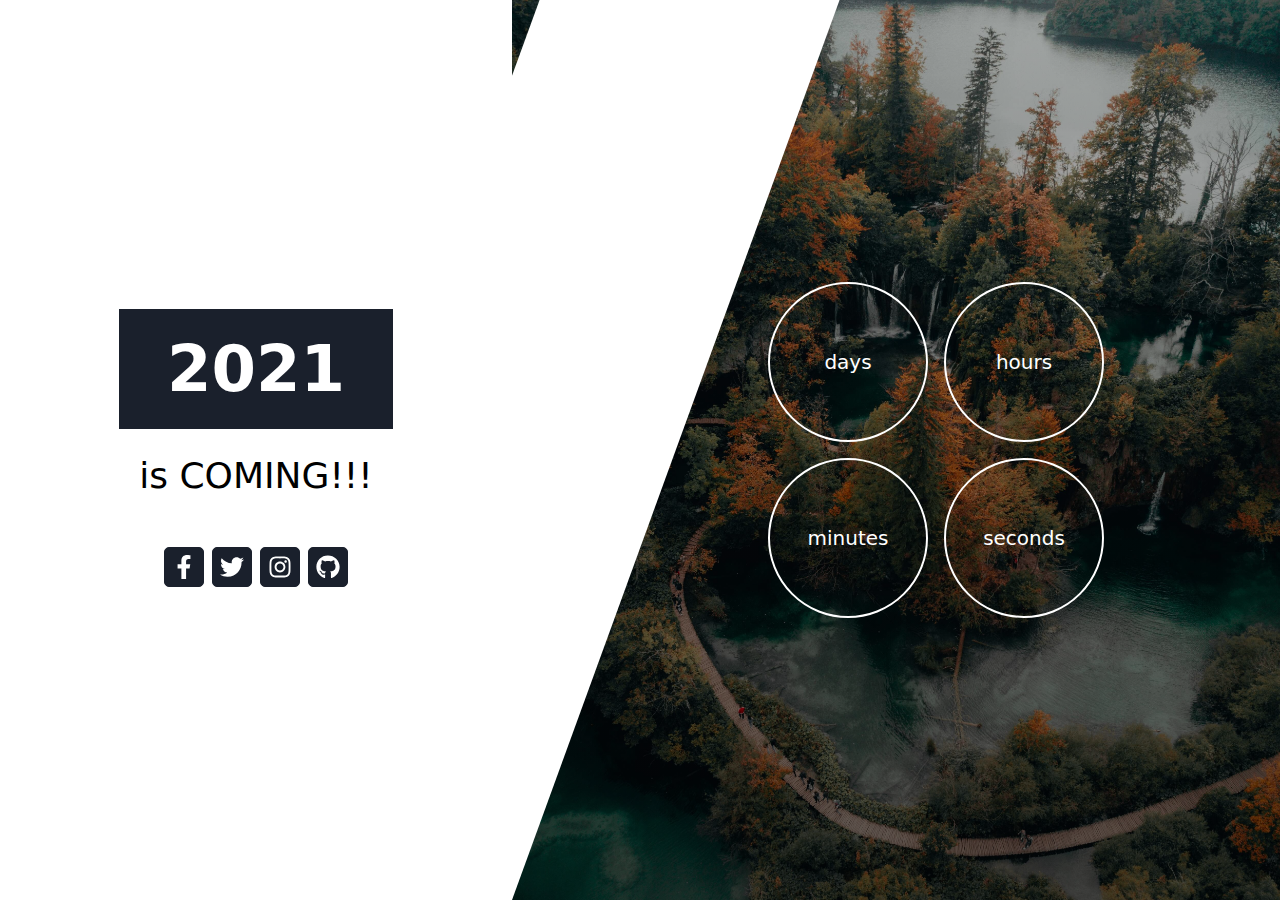
<file: countdown/index.html>
<!DOCTYPE html>
<html lang="en">

<head>
  <meta charset="UTF-8" />
  <meta name="viewport" content="width=device-width, initial-scale=1.0" />
  <title>Countdown with Tailwind</title>
  <link rel="stylesheet" href="./vendor/tailwind.min.css">
  <link rel="stylesheet" href="./styles/main.css">

</head>

<body>
  <section class="flex flex-col-reverse sm:flex-col-reverse lg:flex-row">
    <div class="flex flex-col items-center sm:justify-start relative
                lg:justify-center sm:mt-10 sm:mb-40 lg:mt-0 lg:mb-0 p-10 bg-white lg:w-2/5 lg:h-screen z-10">
      <div class="box-2020 bg-gray-900 px-12 py-3 mb-3 text-white text-6xl font-bold transform">
        2021
      </div>
      <div id="new-year-text" class="text-4xl text-center font-medium mt-2 leading-light">is COMING!!!</div>
      <div class="sosmed mt-10 flex flex-row">
        <div class="relative overflow-hidden m-1">
          <a href="https://web.facebook.com/lutfi.andriyanto.3745" target="_blank">
            <svg xmlns="http://www.w3.org/2000/svg" viewBox="0 0 320 512">
              <path
                d="M279.14 288l14.22-92.66h-88.91v-60.13c0-25.35 12.42-50.06 52.24-50.06h40.42V6.26S260.43 0 225.36 0c-73.22 0-121.08 44.38-121.08 124.72v70.62H22.89V288h81.39v224h100.17V288z" />
            </svg></a></div>
        <div class="relative overflow-hidden m-1">
          <a href="https://twitter.com/ltfandri" target="_blank">
            <svg xmlns="http://www.w3.org/2000/svg" viewBox="0 0 512 512">
              <path
                d="M459.37 151.716c.325 4.548.325 9.097.325 13.645 0 138.72-105.583 298.558-298.558 298.558-59.452 0-114.68-17.219-161.137-47.106 8.447.974 16.568 1.299 25.34 1.299 49.055 0 94.213-16.568 130.274-44.832-46.132-.975-84.792-31.188-98.112-72.772 6.498.974 12.995 1.624 19.818 1.624 9.421 0 18.843-1.3 27.614-3.573-48.081-9.747-84.143-51.98-84.143-102.985v-1.299c13.969 7.797 30.214 12.67 47.431 13.319-28.264-18.843-46.781-51.005-46.781-87.391 0-19.492 5.197-37.36 14.294-52.954 51.655 63.675 129.3 105.258 216.365 109.807-1.624-7.797-2.599-15.918-2.599-24.04 0-57.828 46.782-104.934 104.934-104.934 30.213 0 57.502 12.67 76.67 33.137 23.715-4.548 46.456-13.32 66.599-25.34-7.798 24.366-24.366 44.833-46.132 57.827 21.117-2.273 41.584-8.122 60.426-16.243-14.292 20.791-32.161 39.308-52.628 54.253z" />
            </svg></a></div>
        <div class="relative overflow-hidden m-1">
          <a href="https://instagram.com/lutfi_andriyanto" target="_blank">
            <svg xmlns="http://www.w3.org/2000/svg" viewBox="0 0 448 512">
              <path
                d="M224.1 141c-63.6 0-114.9 51.3-114.9 114.9s51.3 114.9 114.9 114.9S339 319.5 339 255.9 287.7 141 224.1 141zm0 189.6c-41.1 0-74.7-33.5-74.7-74.7s33.5-74.7 74.7-74.7 74.7 33.5 74.7 74.7-33.6 74.7-74.7 74.7zm146.4-194.3c0 14.9-12 26.8-26.8 26.8-14.9 0-26.8-12-26.8-26.8s12-26.8 26.8-26.8 26.8 12 26.8 26.8zm76.1 27.2c-1.7-35.9-9.9-67.7-36.2-93.9-26.2-26.2-58-34.4-93.9-36.2-37-2.1-147.9-2.1-184.9 0-35.8 1.7-67.6 9.9-93.9 36.1s-34.4 58-36.2 93.9c-2.1 37-2.1 147.9 0 184.9 1.7 35.9 9.9 67.7 36.2 93.9s58 34.4 93.9 36.2c37 2.1 147.9 2.1 184.9 0 35.9-1.7 67.7-9.9 93.9-36.2 26.2-26.2 34.4-58 36.2-93.9 2.1-37 2.1-147.8 0-184.8zM398.8 388c-7.8 19.6-22.9 34.7-42.6 42.6-29.5 11.7-99.5 9-132.1 9s-102.7 2.6-132.1-9c-19.6-7.8-34.7-22.9-42.6-42.6-11.7-29.5-9-99.5-9-132.1s-2.6-102.7 9-132.1c7.8-19.6 22.9-34.7 42.6-42.6 29.5-11.7 99.5-9 132.1-9s102.7-2.6 132.1 9c19.6 7.8 34.7 22.9 42.6 42.6 11.7 29.5 9 99.5 9 132.1s2.7 102.7-9 132.1z" />
            </svg></a></div>
        <div class="relative overflow-hidden m-1">
          <a href="https://github.com/lutfiandri" target="_blank">
            <svg xmlns=" http://www.w3.org/2000/svg" viewBox="0 0 496 512">
              <path
                d="M165.9 397.4c0 2-2.3 3.6-5.2 3.6-3.3.3-5.6-1.3-5.6-3.6 0-2 2.3-3.6 5.2-3.6 3-.3 5.6 1.3 5.6 3.6zm-31.1-4.5c-.7 2 1.3 4.3 4.3 4.9 2.6 1 5.6 0 6.2-2s-1.3-4.3-4.3-5.2c-2.6-.7-5.5.3-6.2 2.3zm44.2-1.7c-2.9.7-4.9 2.6-4.6 4.9.3 2 2.9 3.3 5.9 2.6 2.9-.7 4.9-2.6 4.6-4.6-.3-1.9-3-3.2-5.9-2.9zM244.8 8C106.1 8 0 113.3 0 252c0 110.9 69.8 205.8 169.5 239.2 12.8 2.3 17.3-5.6 17.3-12.1 0-6.2-.3-40.4-.3-61.4 0 0-70 15-84.7-29.8 0 0-11.4-29.1-27.8-36.6 0 0-22.9-15.7 1.6-15.4 0 0 24.9 2 38.6 25.8 21.9 38.6 58.6 27.5 72.9 20.9 2.3-16 8.8-27.1 16-33.7-55.9-6.2-112.3-14.3-112.3-110.5 0-27.5 7.6-41.3 23.6-58.9-2.6-6.5-11.1-33.3 2.6-67.9 20.9-6.5 69 27 69 27 20-5.6 41.5-8.5 62.8-8.5s42.8 2.9 62.8 8.5c0 0 48.1-33.6 69-27 13.7 34.7 5.2 61.4 2.6 67.9 16 17.7 25.8 31.5 25.8 58.9 0 96.5-58.9 104.2-114.8 110.5 9.2 7.9 17 22.9 17 46.4 0 33.7-.3 75.4-.3 83.6 0 6.5 4.6 14.4 17.3 12.1C428.2 457.8 496 362.9 496 252 496 113.3 383.5 8 244.8 8zM97.2 352.9c-1.3 1-1 3.3.7 5.2 1.6 1.6 3.9 2.3 5.2 1 1.3-1 1-3.3-.7-5.2-1.6-1.6-3.9-2.3-5.2-1zm-10.8-8.1c-.7 1.3.3 2.9 2.3 3.9 1.6 1 3.6.7 4.3-.7.7-1.3-.3-2.9-2.3-3.9-2-.6-3.6-.3-4.3.7zm32.4 35.6c-1.6 1.3-1 4.3 1.3 6.2 2.3 2.3 5.2 2.6 6.5 1 1.3-1.3.7-4.3-1.3-6.2-2.2-2.3-5.2-2.6-6.5-1zm-11.4-14.7c-1.6 1-1.6 3.6 0 5.9 1.6 2.3 4.3 3.3 5.6 2.3 1.6-1.3 1.6-3.9 0-6.2-1.4-2.3-4-3.3-5.6-2z" />
            </svg></a></div>


      </div>
    </div>

    <div class="lg:w-3/5 relative">
      <div id="hero" class="w-full min-h-screen lg:max-h-screen bg-gray-900 flex justify-center items-center lg:p-12">
        <div id="countdown" class="z-20 w-3/4 flex justify-center items-start flex-wrap lg:ml-20 py-20" data-tilt>

          <div class="row flex flex-wrap justify-center items-center">
            <div id="days"
              class="w-40 h-40 border-2 border-white rounded-full m-2 flex flex-col justify-center items-center">
              <div class="num text-6xl font-semibold text-white leading-none"></div>
              <div class="text text-xl font-medium text-white leading-none">days</div>
            </div>
            <div id="hours"
              class="w-40 h-40 border-2 border-white rounded-full m-2 flex flex-col justify-center items-center">
              <div class="num text-6xl font-semibold text-white leading-none"></div>
              <div class="text text-xl font-medium text-white leading-none">hours</div>
            </div>
          </div>

          <div class="row flex flex-wrap justify-center items-center">
            <div id="minutes"
              class="w-40 h-40 border-2 border-white rounded-full m-2 flex flex-col justify-center items-center">
              <div class="num text-6xl font-semibold text-white leading-none"></div>
              <div class="text text-xl font-medium text-white leading-none">minutes</div>
            </div>
            <div id="seconds"
              class="w-40 h-40 border-2 border-white rounded-full m-2 flex flex-col justify-center items-center">
              <div class="num text-6xl font-semibold text-white leading-none"></div>
              <div class="text text-xl font-medium text-white leading-none">seconds</div>
            </div>
          </div>

        </div>

      </div>
    </div>
  </section>

  <!-- ======================================================================== -->
  <script src="./vendor/vanilla-tilt.min.js"></script>
  <!-- ======================================================================== -->
  <script src="./app.js"></script>

</body>

</html>
</file>
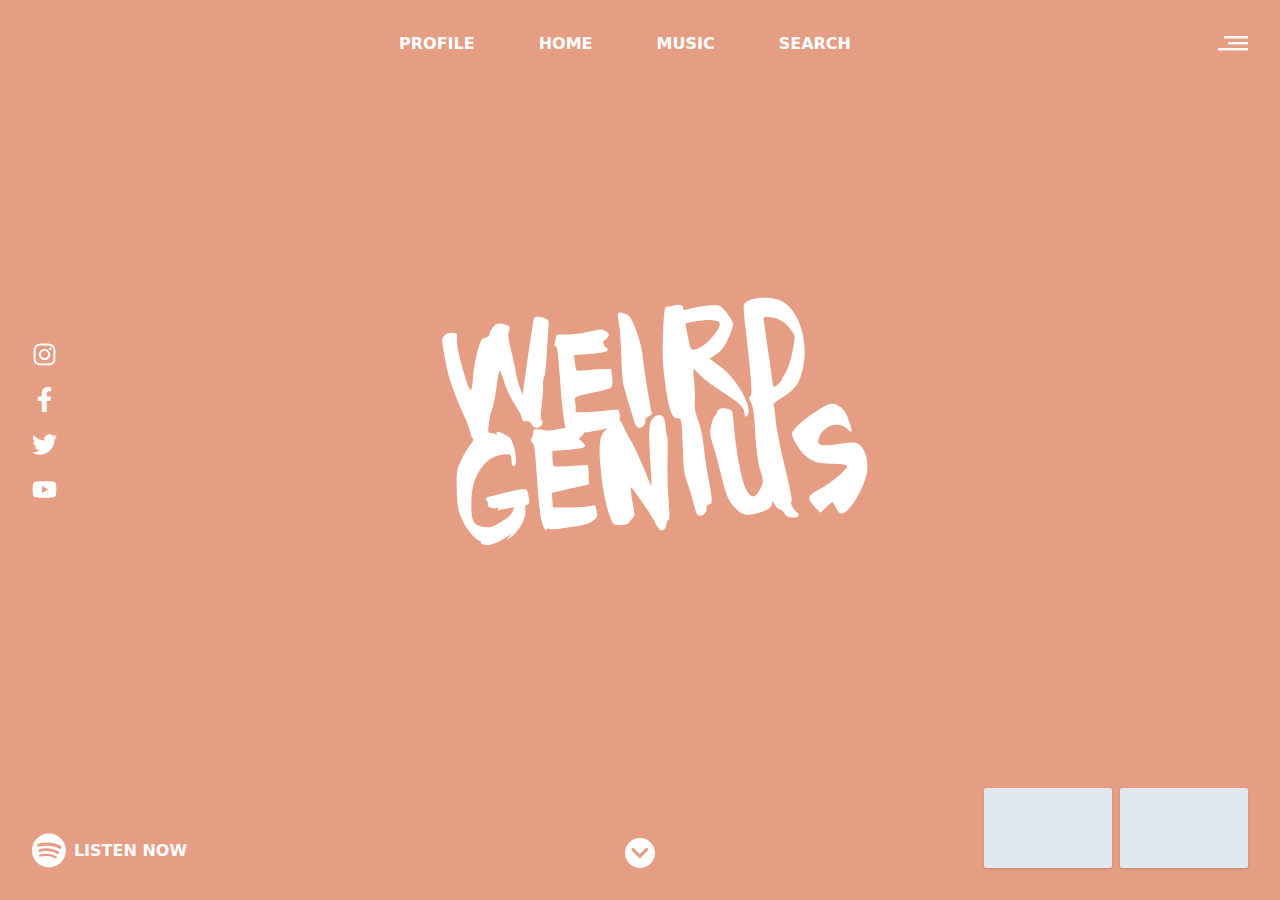
<file: musicplayer/index.html>
<!DOCTYPE html>
<html lang="en">
  <head>
    <meta charset="UTF-8" />
    <meta name="viewport" content="width=device-width, initial-scale=1.0" />
    <title>Document</title>
    <link rel="stylesheet" href="./vendor/tailwind.min.css">
    <link rel="stylesheet" href="./styles/main.css">

  <body>

    <section  class="bg-myorange flex flex-col p-8 min-h-screen ">
      <div class="flex text-white items-center">
        <div class="nav flex flex-grow justify-center font-semibold">
          <a href=""><div class="px-2 md:px-8">PROFILE</div></a>
          <a href=""><div class="px-2 md:px-8">HOME</div></a>
          <a href=""><div class="px-2 md:px-8">MUSIC</div></a>
          <a href=""><div class="px-2 md:px-8">SEARCH</div></a>
        </div>
        <div><a href="">
          <svg width="30" viewBox="0 0 150 80" fill="none" xmlns="http://www.w3.org/2000/svg">
            <rect x="50" y="30" width="100" height="12" fill="white"/>
            <rect x="30" width="120" height="12" fill="white"/>
            <rect y="60" width="150" height="12" fill="white"/>
            </svg></a>
            
        </div>
      </div><!-- END TOP -->

      <div class="flex-grow flex">
        <div class="sosmed flex flex-col justify-center">
          <a href=""><svg xmlns="http://www.w3.org/2000/svg" viewBox="0 0 448 512"><path d="M224.1 141c-63.6 0-114.9 51.3-114.9 114.9s51.3 114.9 114.9 114.9S339 319.5 339 255.9 287.7 141 224.1 141zm0 189.6c-41.1 0-74.7-33.5-74.7-74.7s33.5-74.7 74.7-74.7 74.7 33.5 74.7 74.7-33.6 74.7-74.7 74.7zm146.4-194.3c0 14.9-12 26.8-26.8 26.8-14.9 0-26.8-12-26.8-26.8s12-26.8 26.8-26.8 26.8 12 26.8 26.8zm76.1 27.2c-1.7-35.9-9.9-67.7-36.2-93.9-26.2-26.2-58-34.4-93.9-36.2-37-2.1-147.9-2.1-184.9 0-35.8 1.7-67.6 9.9-93.9 36.1s-34.4 58-36.2 93.9c-2.1 37-2.1 147.9 0 184.9 1.7 35.9 9.9 67.7 36.2 93.9s58 34.4 93.9 36.2c37 2.1 147.9 2.1 184.9 0 35.9-1.7 67.7-9.9 93.9-36.2 26.2-26.2 34.4-58 36.2-93.9 2.1-37 2.1-147.8 0-184.8zM398.8 388c-7.8 19.6-22.9 34.7-42.6 42.6-29.5 11.7-99.5 9-132.1 9s-102.7 2.6-132.1-9c-19.6-7.8-34.7-22.9-42.6-42.6-11.7-29.5-9-99.5-9-132.1s-2.6-102.7 9-132.1c7.8-19.6 22.9-34.7 42.6-42.6 29.5-11.7 99.5-9 132.1-9s102.7-2.6 132.1 9c19.6 7.8 34.7 22.9 42.6 42.6 11.7 29.5 9 99.5 9 132.1s2.7 102.7-9 132.1z"/></svg></a>
          <a href=""><svg xmlns="http://www.w3.org/2000/svg" viewBox="0 0 320 512"><path d="M279.14 288l14.22-92.66h-88.91v-60.13c0-25.35 12.42-50.06 52.24-50.06h40.42V6.26S260.43 0 225.36 0c-73.22 0-121.08 44.38-121.08 124.72v70.62H22.89V288h81.39v224h100.17V288z"/></svg></a>
          <a href=""><svg xmlns="http://www.w3.org/2000/svg" viewBox="0 0 512 512"><path d="M459.37 151.716c.325 4.548.325 9.097.325 13.645 0 138.72-105.583 298.558-298.558 298.558-59.452 0-114.68-17.219-161.137-47.106 8.447.974 16.568 1.299 25.34 1.299 49.055 0 94.213-16.568 130.274-44.832-46.132-.975-84.792-31.188-98.112-72.772 6.498.974 12.995 1.624 19.818 1.624 9.421 0 18.843-1.3 27.614-3.573-48.081-9.747-84.143-51.98-84.143-102.985v-1.299c13.969 7.797 30.214 12.67 47.431 13.319-28.264-18.843-46.781-51.005-46.781-87.391 0-19.492 5.197-37.36 14.294-52.954 51.655 63.675 129.3 105.258 216.365 109.807-1.624-7.797-2.599-15.918-2.599-24.04 0-57.828 46.782-104.934 104.934-104.934 30.213 0 57.502 12.67 76.67 33.137 23.715-4.548 46.456-13.32 66.599-25.34-7.798 24.366-24.366 44.833-46.132 57.827 21.117-2.273 41.584-8.122 60.426-16.243-14.292 20.791-32.161 39.308-52.628 54.253z"/></svg></a>
          <a href=""><svg xmlns="http://www.w3.org/2000/svg" viewBox="0 0 576 512"><path d="M549.655 124.083c-6.281-23.65-24.787-42.276-48.284-48.597C458.781 64 288 64 288 64S117.22 64 74.629 75.486c-23.497 6.322-42.003 24.947-48.284 48.597-11.412 42.867-11.412 132.305-11.412 132.305s0 89.438 11.412 132.305c6.281 23.65 24.787 41.5 48.284 47.821C117.22 448 288 448 288 448s170.78 0 213.371-11.486c23.497-6.321 42.003-24.171 48.284-47.821 11.412-42.867 11.412-132.305 11.412-132.305s0-89.438-11.412-132.305zm-317.51 213.508V175.185l142.739 81.205-142.739 81.201z"/></svg></a>
        </div>
        <div class="weirdgenius flex-grow flex justify-center items-center">
          <svg version="1.1" viewBox="0 0 79 46" xmlns="http://www.w3.org/2000/svg">
            <g transform="translate(-69 -148)">
             <path d="m77 193c-1.6-.63-3.4-3.2-4.1-5.6-.26-.98-.41-2.7-.41-4.6 0-2.9.039-3.1.89-4.9.49-1 1.2-2.2 1.6-2.7.45-.53.64-.95.48-1.1-.15-.096-.35-.61-.45-1.1-.099-.54-.55-1.8-1-2.8-1.4-3-2.6-6.2-3-7.8-.44-1.7-1.2-5.7-1.2-6.4-.0084-.8.91-1.5 1.9-1.4.84.071.88.13.82.98-.093 1.2.54 4.1 1.6 7.4.94 2.9 1.1 2.9 1.4-.49.24-2.7 1.2-6.5 1.7-6.8.22-.11.61-.27.86-.35.25-.079.46-.37.46-.64s.3-.82.66-1.2c.57-.62.79-.69 1.7-.54 1.3.24 1.5.48 1.2 1.3-.26.57-.18 1.2.47 3.9.43 1.8.84 3.7.91 4.3.12.91 1.2 3.9 1.2 3.5.05-.79 1.9-14 2-14 .15-.42 1.2-.43 2.1-.014.68.31.69.35.55 2.3-.081 1.1-.23 3.4-.33 5.1-.099 1.7-.28 3.2-.4 3.3-.12.076-.22.82-.22 1.7 0 .83-.12 2.5-.28 3.7-.2 1.6-.19 2.3.018 2.6.45.54-.14 1.4-.95 1.4-.44 0-.73-.2-.88-.58-.15-.42-.44-.59-.98-.6-.61-.008-.79-.14-.86-.66-.051-.36-.42-1.1-.82-1.7-1-1.5-2-3.4-2.5-5.2-.26-.8-.55-1.6-.66-1.7-.17-.18-.44 1.1-.68 3.1-.17 1.5-.69 3.9-.9 4.3-.13.25-.35 1.2-.47 2.2-.21 1.6-.19 1.8.23 1.8.25 0 .67.08.92.18.32.12.4.08.26-.14-.43-.7 1.8.13 2.5.93.57.64 1.2 3.3 1.1 4.3-.15 1.1-.85 1.1-.85.034 0-1.4-.14-1.5-1.8-1.3-1.8.25-3 1.2-4.2 3.1-1 1.7-1.4 3.3-1.4 6.3 0 2.9.4 3.6 2.3 3.9 1.2.16 1.4.095 3.2-.97 1.3-.78 2-1.4 2.1-1.9l.27-.75-1.1.17c-.62.096-1.3.24-1.6.32-.34.098-.43.042-.3-.18.14-.23.041-.27-.35-.15-.64.2-1.7-.29-1.5-.67.089-.14.016-.44-.16-.65-.18-.22-.28-.44-.22-.5.23-.23 6.2-1.7 6.9-1.7.74-.00053.79.091 1.1 2 .089.57-.00042.79-.36.89-.38.099-.45.31-.34.99.25 1.5-1.4 4.4-3 5.2l-.53.28 1.1-1.2-.84.58c-1.2.8-3 1.6-3.7 1.6-.29-.006-.83-.13-1.2-.27zm12-2.1c-.93-.37-1.3-2.7-1.9-12-.21-2.9-.36-3.9-.68-4.1-.32-.24-.35-.43-.13-.84.16-.29.29-.78.29-1.1 0-.44.16-.54.86-.53.47.01 1.1.11 1.4.22.29.11 1.6-.058 3.2-.4 1.5-.33 2.9-.54 3.3-.45.9.23 1 1.1.27 1.8l-.65.6.64.57c1.1.98.63 1.2-3.4 1.5l-2.1.17.004 1.2c.0022.68.092 1.4.2 1.5.13.19 1.1.21 3.2.036 1.6-.13 3.1-.18 3.1-.09.086.086.17.9.18 1.8l.029 1.7-1.3.3c-.73.17-2.3.51-3.4.77l-2.1.47.16 2.7h2.4c1.3 0 3.1-.089 3.9-.2l1.5-.2.26 1c.23.93.2 1.1-.33 1.6-.8.7-2 1.1-5 1.5-2.8.43-3 .43-3.8.12zm20-1.4c-.99-1.9-4.4-6.8-4.5-6.5-.049.14.11 1.4.36 2.8.45 2.5.45 2.5-.11 3-.31.29-.56.63-.56.75 0 .42-2.4.63-2.8.24-.63-.7-1.5-3.6-1.9-6.2-1-7.1-.96-10 .3-11 .36-.32.66-.69.66-.81 0-.37 1.2-1.4 1.6-1.4.22 0 .57.34.78.76s1 2.1 1.9 3.6c.82 1.6 1.9 4 2.5 5.5.55 1.4 1 2.5 1.1 2.5.03-.036-.043-1.7-.16-3.6-.38-6.3-.33-7.9.31-8.7.68-.87 1.7-1 2.1-.28.15.29.32 1.1.37 1.8.051.68.18 1.5.28 1.7.11.27.13 2.1.063 4.1-.071 2 .004 5.3.17 7.4.24 3.1.23 3.8-.039 3.9-.19.071-.34.39-.34.71 0 .65-.46 1.2-.97 1.2-.19 0-.67-.63-1.1-1.4zm7.7-1.6c-.14-.18-.41-.99-.6-1.8-.19-.8-.68-2.5-1.1-3.7-.68-2-.78-2.7-.9-6.4-.17-5.4-.24-5.8-.98-5.7-1 .11-1.7-1.7-2.3-6.7-.47-3.7-.52-5.1-.34-9.1.17-3.9.28-4.7.57-4.7.2.043.72-.045 1.2-.2.98-.34 2.1-.11 1.9.41-.17.44.25.47 1.5.1 1.5-.46 4.5-.76 5.2-.52.73.28 2.5 2.7 2.5 3.4 0 .9-1.3 3.9-2.1 4.7-.4.43-1.1.98-1.5 1.2l-.74.46 1.9 1.4c2.8 2 5.5 6.5 5.3 8.5-.11.79-.75 1-.75.31 0-1.2-.68-1.9-3.8-3.9-1.7-1.1-3.7-2.5-4.3-3.2-.64-.64-1.2-1.2-1.3-1.2s.004 1 .13 2.3c.13 1.3.18 3 .12 3.8-.087 1.1.055 1.9.65 3.5.48 1.3.86 3.1 1 4.8.15 1.5.58 4.3.94 6.2.68 3.6.67 4.3-.028 4.3-.27 0-.41.26-.41.78 0 1.1-1.2 1.7-1.8 1zm1.2-31c1.4-.96 3.1-3.2 3-4-.065-.46-.3-.56-1.4-.64-1.5-.1-4.9.42-4.9.74 0 .24.78 3.9.94 4.4.17.56 1.1.37 2.4-.53zm15 31c-.31-.44-.74-.79-.95-.79-.21 0-.62-.39-.91-.86-.47-.77-.52-.8-.53-.26-.001.76-1.2 1.5-3.1 1.9-1.8.39-2.5.2-3.6-1-1.3-1.3-1.7-2.2-2.7-6.3-.48-1.9-1.1-4.4-1.5-5.5-.55-1.8-.58-2.2-.28-3.5.18-.8.5-1.6.71-1.8.21-.17.38-.48.38-.67 0-.81 1.9-.91 2.7-.14.098.089.3 1.7.46 3.5.36 4.3 1.4 9.5 2.2 11 .87 1.6 1.6 1.6 2.4.12.79-1.4.83-1.8.27-3.4-.53-1.5-.87-4-1.1-8.4-.17-2.7-.35-3.8-.72-4.4-.41-.71-.43-.91-.14-1.1.44-.28.31-2.3-.67-11-.66-5.7-.67-5.9-.2-6.3 1.2-.87 3.7-1.1 5.8-.58 3.7.94 6.1 7.4 4.7 13-.61 2.5-1.3 3.5-3.6 5-1.5.98-1.9 1.3-1.7 1.7.11.24.28 1.5.38 2.7.1 1.3.86 5 1.7 8.5 1 4.2 1.4 6.2 1.2 6.3-.38.13.19 1.3.99 2 .67.61.34.93-.95.94-.64.003-.98-.19-1.4-.79zm-.53-25c.89-1.1 1.5-2.8 2-5.3.4-2.2.4-2.4-.012-3-.75-1.2-1.5-1.9-2.5-2.4-1-.53-2.9-.68-2.9-.24 0 .33 1.6 11 1.7 12 .13.65.2.69.64.38.27-.19.75-.66 1-1zm10 24c-.29-.47-.57-.98-.62-1.1-.055-.15-.6.21-1.2.79l-1.1 1.1-1.1-1.1c-1.5-1.6-1.4-2 1.2-3.4 1.3-.68 2.7-1.8 3.6-2.6 1.3-1.3 1.4-1.5.93-1.7-.29-.11-1.5-.21-2.7-.22-2.4-.02-3.4-.34-4.8-1.5-.96-.81-2.4-3.2-2.4-3.9-.004-.78 1.9-2.6 4.4-4.2 2.5-1.7 3.1-1.8 4.5-.83.79.52 1.2 1.3 1.8 3.2.45 1.5.37 1.7-.51.84-1.7-1.6-4.7-.52-5.3 1.9-.28 1.2.39 1.3 3.8.86 2.7-.36 3-.35 3.6.034 1.4.9 2 3.7 1.3 6.1-.93 3.2-3.3 6.7-4.5 6.7-.22 0-.63-.39-.92-.86zm-49-14c-.33-.13-.7-.51-.82-.84-.32-.87-.8-5-1.1-9.7-.29-4.4-.43-5.3-.84-5.3-.15 0-.19-.25-.087-.6.099-.33.2-.83.23-1.1.048-.48.22-.52 1.8-.46 1 .042 2.7-.15 4.2-.5 2.3-.53 2.5-.54 3.1-.13.85.55.83.83-.064 1.6-.4.35-.57.64-.38.65.19.005.28.11.2.25-.081.13.032.31.25.39.22.083.4.32.4.53 0 .42-.7.56-4.1.84l-2.1.17.18 1.3c.098.74.22 1.4.28 1.5.054.088.97.072 2-.035 1.1-.11 2.5-.2 3.2-.21l1.2-.016.18 1.5c.13 1.1.082 1.6-.18 1.9-.2.2-1.5.58-2.9.86-3.3.66-4 .96-3.8 1.5.088.23.16.82.16 1.3v.9l1.5-.002c.84-.001 2.6-.12 3.9-.27 1.3-.15 2.4-.22 2.5-.15.066.066.16.53.21 1 .15 1.6-1.1 2.3-5.4 3-3.1.45-2.9.45-3.7.13zm12-1.4c-.22-.58-1.7-5.5-2.2-7.3-.14-.51-.31-2.8-.38-5.2-.073-2.3-.25-4.9-.4-5.8-.42-2.5-.43-2.5.79-2.2.92.23 1.1.45 1.7 1.6.99 2.1 1.7 4.7 1.9 6.8.16 1.8 1.3 8.7 1.6 9.8.093.32-.074.54-.54.72-.52.2-.68.44-.68 1 0 1.2-1.4 1.6-1.8.5z"/>
            </g>
           </svg>           
        </div>
      </div> <!-- END MID -->

      <div class="flex relative justify-between items-end">

        <a href="">
          <div class="spotify flex items-center">
            <svg xmlns="http://www.w3.org/2000/svg" viewBox="0 0 496 512"><path d="M248 8C111.1 8 0 119.1 0 256s111.1 248 248 248 248-111.1 248-248S384.9 8 248 8zm100.7 364.9c-4.2 0-6.8-1.3-10.7-3.6-62.4-37.6-135-39.2-206.7-24.5-3.9 1-9 2.6-11.9 2.6-9.7 0-15.8-7.7-15.8-15.8 0-10.3 6.1-15.2 13.6-16.8 81.9-18.1 165.6-16.5 237 26.2 6.1 3.9 9.7 7.4 9.7 16.5s-7.1 15.4-15.2 15.4zm26.9-65.6c-5.2 0-8.7-2.3-12.3-4.2-62.5-37-155.7-51.9-238.6-29.4-4.8 1.3-7.4 2.6-11.9 2.6-10.7 0-19.4-8.7-19.4-19.4s5.2-17.8 15.5-20.7c27.8-7.8 56.2-13.6 97.8-13.6 64.9 0 127.6 16.1 177 45.5 8.1 4.8 11.3 11 11.3 19.7-.1 10.8-8.5 19.5-19.4 19.5zm31-76.2c-5.2 0-8.4-1.3-12.9-3.9-71.2-42.5-198.5-52.7-280.9-29.7-3.6 1-8.1 2.6-12.9 2.6-13.2 0-23.3-10.3-23.3-23.6 0-13.6 8.4-21.3 17.4-23.9 35.2-10.3 74.6-15.2 117.5-15.2 73 0 149.5 15.2 205.4 47.8 7.8 4.5 12.9 10.7 12.9 22.6 0 13.6-11 23.3-23.2 23.3z"/></svg>
            <p class="ml-2 text-white font-semibold whitespace-no-wrap">LISTEN NOW</p>
        </div></a>
        <a href="">
          <div class="down relative sm:none md:absolute mr-5 flex items-center justify-center">
            <svg xmlns="http://www.w3.org/2000/svg" viewBox="0 0 448 512"><path d="M207.029 381.476L12.686 187.132c-9.373-9.373-9.373-24.569 0-33.941l22.667-22.667c9.357-9.357 24.522-9.375 33.901-.04L224 284.505l154.745-154.021c9.379-9.335 24.544-9.317 33.901.04l22.667 22.667c9.373 9.373 9.373 24.569 0 33.941L240.971 381.476c-9.373 9.372-24.569 9.372-33.942 0z"/></svg>
        </div></a>
        <div class="flex items-end">
          <a href=""><div class="px-16 py-10 bg-gray-300 ml-2 rounded-sm shadow"></div></a>
          <a href=""><div class="px-16 py-10 bg-gray-300 ml-2 rounded-sm shadow"></div></a>
        </div>
      </div><!-- END BOT -->
    </section>
    
  </body>
</html>
</file>
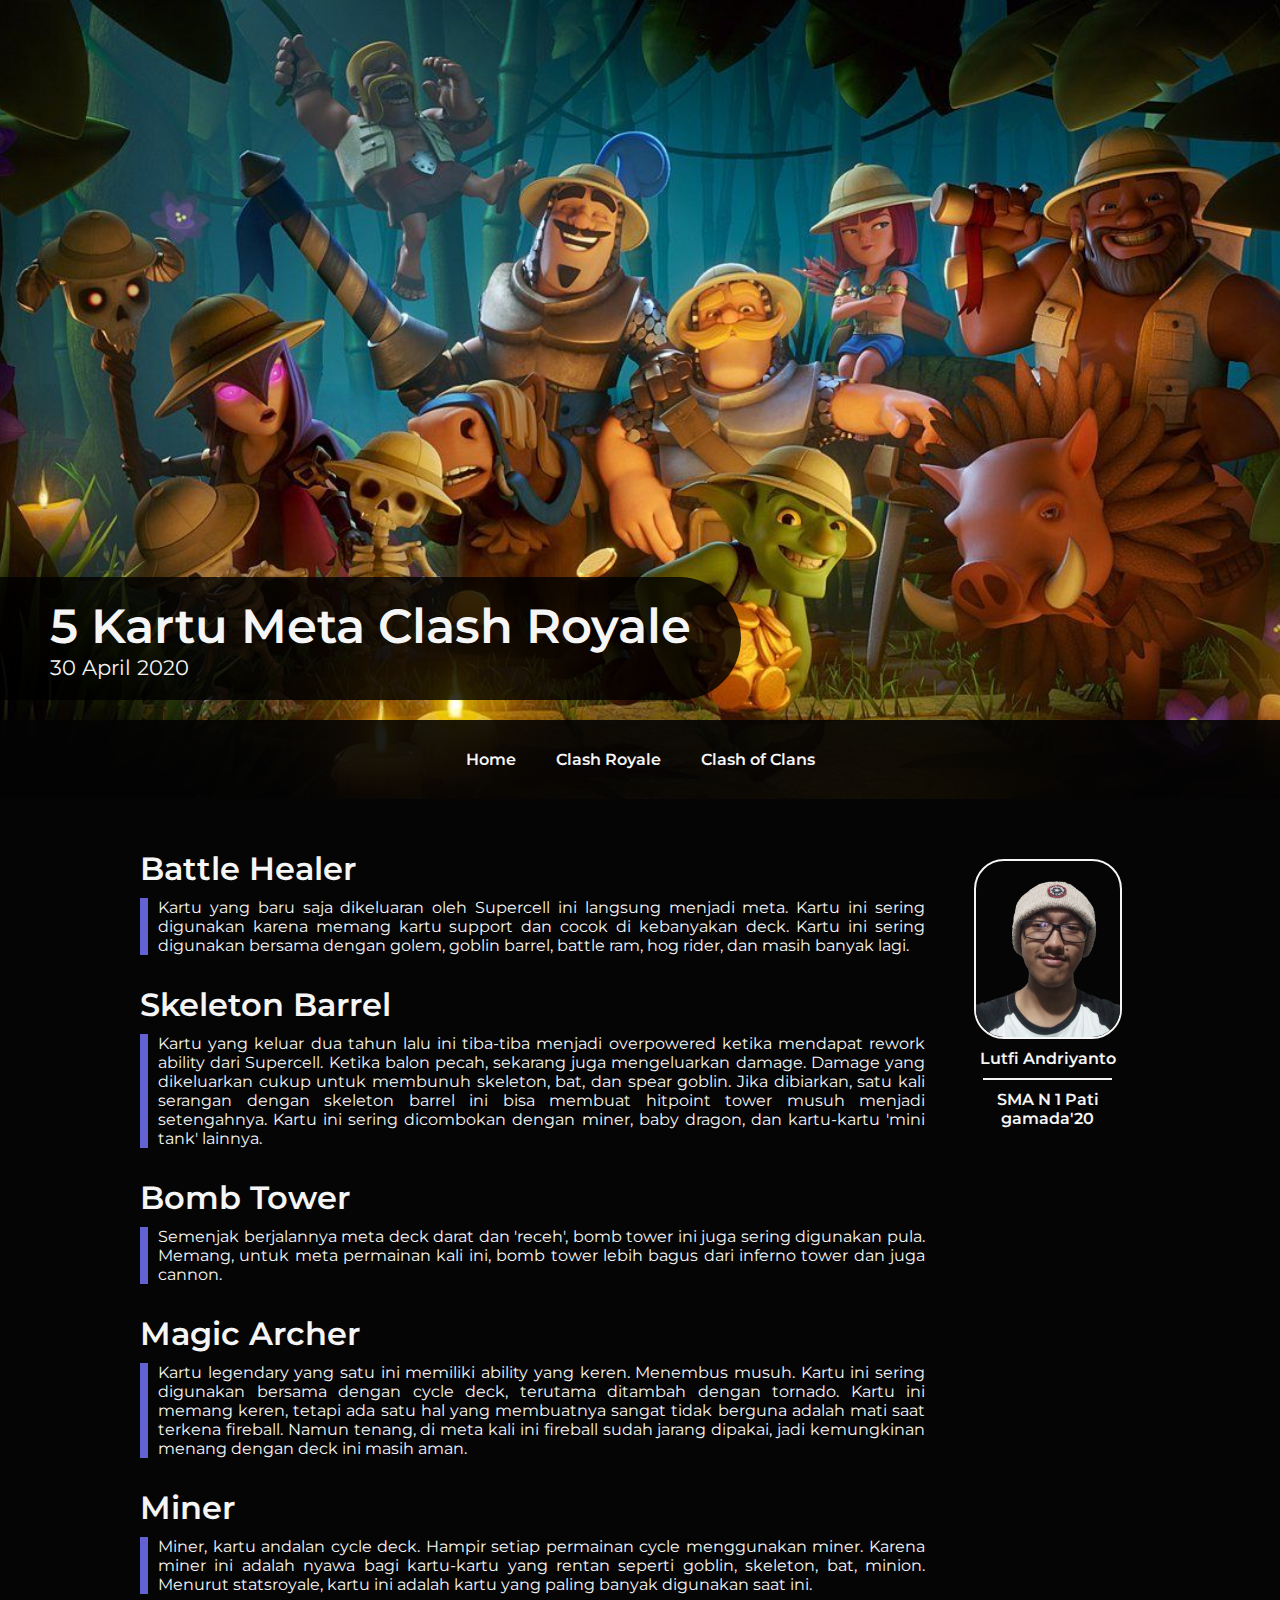
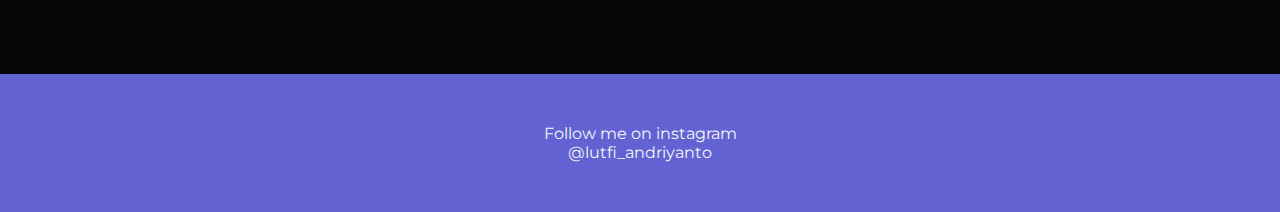
<file: submission/index.html>
<!DOCTYPE html>
<html lang="en">
  <head>
    <meta charset="UTF-8" />
    <meta name="viewport" content="width=device-width, initial-scale=1.0" />
    <link rel="stylesheet" href="style.css" />
    <title>lutfiandri</title>
  </head>

  <body>
    <header>
      <div class="jumbotron">
        <div class="card">
          <div class="title">5 Kartu Meta Clash Royale</div>
          <div class="desc">30 April 2020</div>
        </div>
      </div>
      <nav>
        <a href="">Home</a>
        <a href="">Clash Royale</a>
        <a href="">Clash of Clans</a>
        <div id="aaa"></div>
      </nav>
    </header>

    <main>
      <div class="container">
        <div id="target" class="content-container"></div>
        <aside>
          <div class="aside-container">
            <img src="./img/profil.png" alt="profilPicture" />
            <p>Lutfi Andriyanto</p>
            <div class="line"></div>
            <p>SMA N 1 Pati</p>
            <p>gamada'20</p>
          </div>
        </aside>
      </div>
    </main>

    <footer>
      <div class="container">
        <div class="title">Follow me on instagram</div>
        <a
          href="https://instagram.com/lutfi_andriyanto"
          target="_blank"
          class="desc"
        >
          @lutfi_andriyanto
        </a>
      </div>
    </footer>

    <script src="./script.js"></script>
  </body>
</html>
</file>
<file: countdown/styles/main.css>
#hero {
  background: url(../src/img/bg.jpg) no-repeat;
  background-size: cover;
}

#hero::before {
  content: '';
  height: 100%;
  width: 100%;
  background: -webkit-gradient(linear, left top, left bottom, from(rgba(0, 0, 0, 0.3)), to(rgba(0, 0, 0, 0.6)));
  background: linear-gradient(rgba(0, 0, 0, 0.3), rgba(0, 0, 0, 0.6));
  position: absolute;
  top: 0;
  left: 0;
}

#hero::after {
  content: '';
  height: 100vh;
  width: 300px;
  -webkit-transform-origin: left bottom;
          transform-origin: left bottom;
  -webkit-transform: skewX(160deg);
          transform: skewX(160deg);
  background: white;
  position: absolute;
  right: 100%;
  top: 0;
  z-index: 1;
}

@media only screen and (max-width: 1023px) {
  #hero::after {
    height: 200px;
    width: 100%;
    -webkit-transform-origin: right top;
            transform-origin: right top;
    -webkit-transform: skewY(8deg);
            transform: skewY(8deg);
    left: 0;
    top: 100%;
  }
}

.sosmed div {
  height: 40px;
  width: 40px;
  background: #1a202c;
  border: 1px solid #1a202c;
  border-radius: 5px;
  z-index: 5;
  cursor: pointer;
}

.sosmed svg {
  height: 100%;
  width: 100%;
  fill: white;
  padding: 7px;
  z-index: 50;
  position: absolute;
  -webkit-transition: 250ms;
  transition: 250ms;
}

.sosmed div::before {
  content: '';
  height: 0;
  width: 0;
  background: white;
  position: absolute;
  bottom: 0;
  left: 0;
  -webkit-transform: translate(-50%, 50%);
          transform: translate(-50%, 50%);
  border-radius: 50%;
  z-index: 10;
  -webkit-transition: 250ms ease-in;
  transition: 250ms ease-in;
}

.sosmed div:hover::before {
  height: 150px;
  width: 150px;
  z-index: 10;
}

.sosmed svg:hover {
  fill: #1a202c;
}
/*# sourceMappingURL=main.css.map */
</file>
<file: musicplayer/styles/main.css>
.bg-myorange {
  background-color: #e59d84;
}

.sosmed a {
  display: block;
  margin-bottom: 20px;
}

.sosmed svg {
  display: block;
  width: 25px;
  height: 25px;
  fill: white;
}

.sosmed a:nth-last-child(1) {
  margin-bottom: 0;
}

.weirdgenius svg {
  fill: white;
  width: 80%;
  max-height: 250px;
}

.spotify svg {
  height: 35px;
  fill: white;
}

.down {
  bottom: 0;
  left: 50%;
  -webkit-transform: translateX(-50%);
          transform: translateX(-50%);
  height: 30px;
  width: 30px;
  border-radius: 50%;
  background: white;
}

.down svg {
  height: 20px;
  fill: #e59d84;
}
/*# sourceMappingURL=main.css.map */
</file>
<file: submission/style.css>
@import url("https://fonts.googleapis.com/css2?family=Montserrat:wght@300;400;500;600&display=swap");

* {
  margin: 0;
  padding: 0;
  box-sizing: border-box;
  font-family: "Montserrat", sans-serif;
  color: whitesmoke;
}

html,
body {
  background: rgb(5, 5, 5);
}

header {
  background: url(./img/wallpaper.jpg);
  background-size: cover;
  background-position: center;
}

.jumbotron {
  height: 80vh;
  position: relative;
}

.jumbotron .card {
  border-radius: 0 100px 100px 0;
  color: whitesmoke;
  position: absolute;
  bottom: 20px;
  background: rgba(0, 0, 0, 0.8);
  padding: 20px 50px;
}

.jumbotron .card .title {
  font-weight: 600;
  font-size: 3em;
}

.jumbotron .card .desc {
  font-weight: 400;
  font-size: 1.3em;
}

nav {
  display: flex;
  width: 100%;
  flex-direction: row;
  justify-content: center;
  background: rgba(3, 3, 3, 0.9);
  transition: 2000ms;
}

nav a {
  display: block;
  padding: 30px 20px;
  text-decoration: none;
  font-weight: 600;
  transition: 300ms;
}

nav a:hover {
  color: rgb(98, 98, 211);
}

/* ---- MAIN -- CONTENT ---- */

.container {
  width: 100%;
  max-width: 1200px;
  margin: 0 auto;
  padding: 50px 100px;
  display: flex;
  flex-direction: row;
}

.content-container {
  /* border: 1px solid white; */
  max-width: 1000px;
  padding-right: 30px;
}

.content {
  display: flex;
  flex-direction: column;
  margin-bottom: 30px;
}

.box {
  display: flex;
  flex-direction: row;
}

.content .title {
  font-size: 2em;
  font-weight: 600;
  margin-bottom: 10px;
}

.content .line {
  /* flex-basis: 10px; */
  min-width: 8px;
  max-width: 8px;
  background: rgb(98, 98, 211);
  height: auto;
  margin-right: 10px;
}

.content .desc {
  flex-wrap: wrap;
  text-align: justify;
}

/* ---- MAIN -- ASIDW ---- */

aside {
  max-width: 400px;

  /* border: 1px solid white; */
  font-weight: 600;
}

.aside-container {
  /* border-left: 3px solid whitesmoke; */
  width: 100%;
  display: flex;
  flex-direction: column;
  align-items: center;
  padding: 10px 0;
  margin: 0 auto;
}

aside img {
  width: 80%;
  border-radius: 30px;
  border: 2px solid whitesmoke;
  margin-bottom: 10px;
}

aside .line {
  height: 2px;
  margin: 10px 0;
  width: 70%;
  background: whitesmoke;
}

/* ---- FOOTER ---- */
footer {
  background: rgb(98, 98, 211);
}

footer .container {
  display: flex;
  flex-direction: column;
  justify-content: center;
  align-items: center;
}

footer a {
  text-decoration: none;
}

@media screen and (max-width: 768px) {
  .jumbotron .card {
    max-width: 80%;
  }

  .jumbotron .card .title {
    font-size: 2.4em;
  }

  nav a {
    padding: 30px 15px;
  }

  main .container {
    flex-direction: column;
    padding: 50px 60px;
  }

  .content .desc {
    text-align: left;
  }

  aside {
    margin-top: 20px;
    max-width: 100%;
  }
  aside img {
    max-width: 200px;
  }
}

@media screen and (max-width: 425px) {
  main .container {
    padding: 50px;
  }
  nav a {
    padding: 20px 7px;
  }
}
</file>
